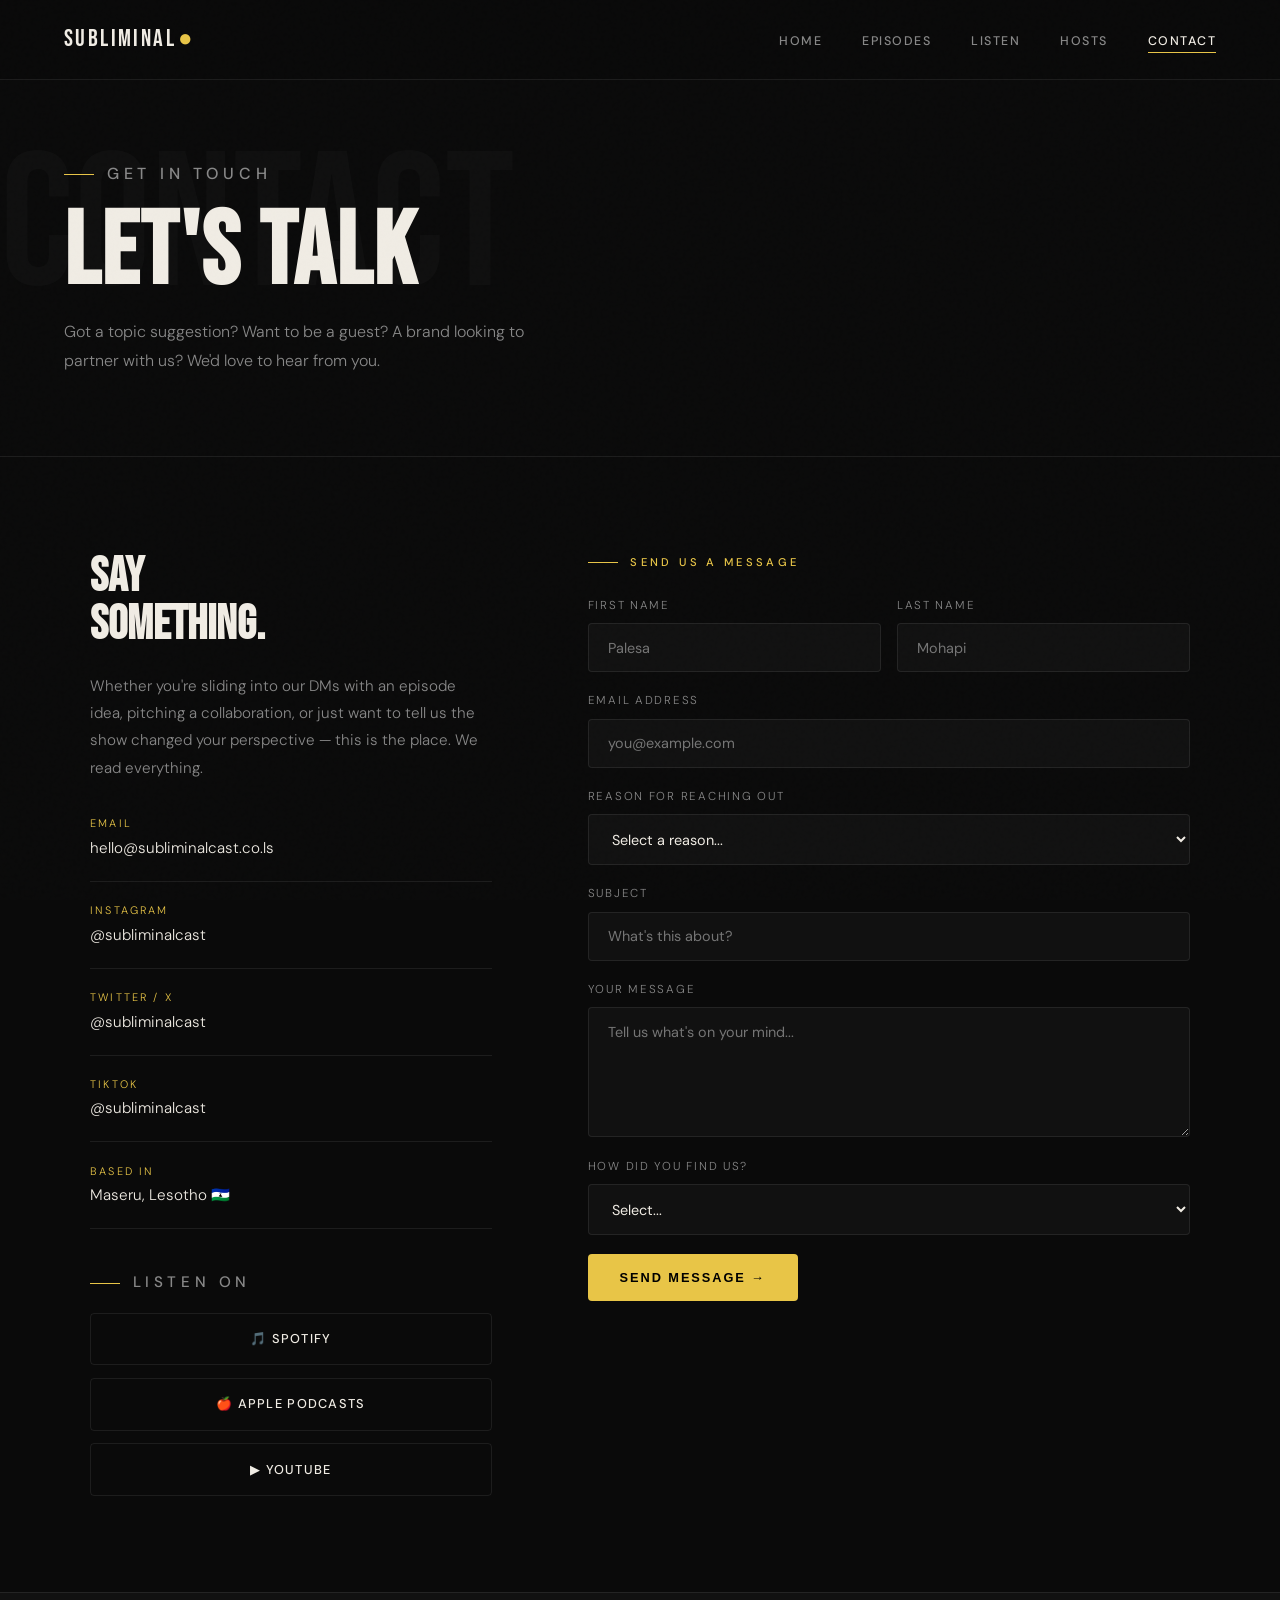
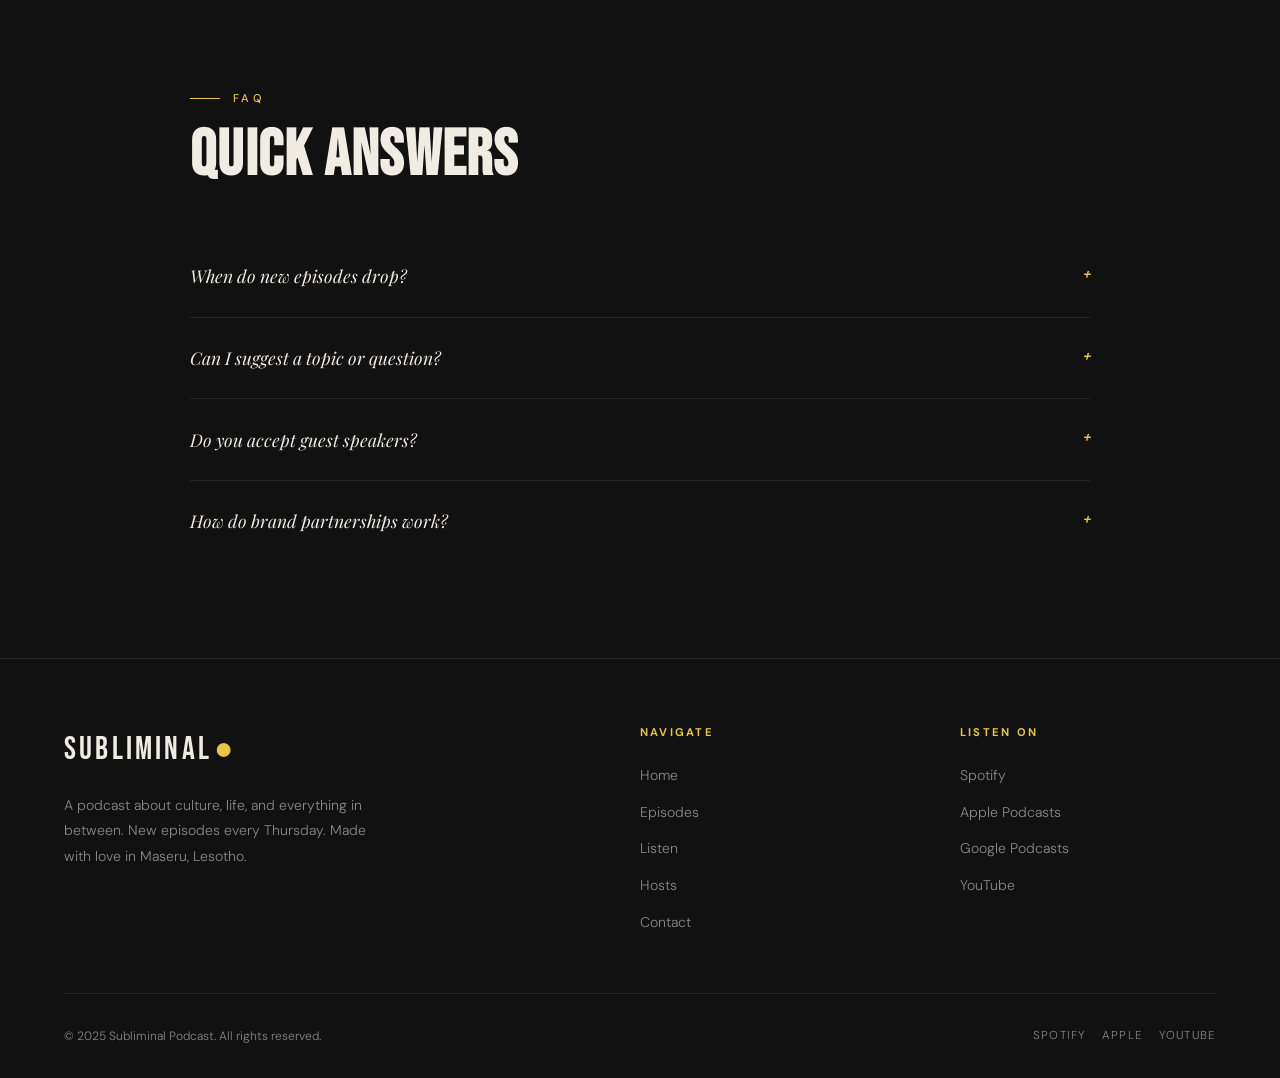
<file: contact.html>
<!DOCTYPE html>
<html lang="en">
<head>
  <meta charset="UTF-8" />
  <meta name="viewport" content="width=device-width, initial-scale=1.0"/>
  <title>Contact — Subliminal Podcast</title>
  <link rel="stylesheet" href="style.css" />
</head>
<body>

  <!-- NAVBAR -->
  <nav class="navbar">
    <div class="nav-logo">SUBLIMINAL<span class="dot">●</span></div>
    <ul class="nav-links" id="navLinks">
      <li><a href="index.html">Home</a></li>
      <li><a href="episodes.html">Episodes</a></li>
      <li><a href="episode-detail.html">Listen</a></li>
      <li><a href="hosts.html">Hosts</a></li>
      <li><a href="contact.html" class="active">Contact</a></li>
    </ul>
    <div class="nav-toggle" onclick="toggleMenu()">☰</div>
  </nav>

  <!-- PAGE HERO -->
  <div class="page-hero">
    <div class="page-hero-bg">CONTACT</div>
    <div class="page-hero-inner">
      <p class="section-label">Get In Touch</p>
      <h1>Let's Talk</h1>
      <p>Got a topic suggestion? Want to be a guest? A brand looking to partner with us? We'd love to hear from you.</p>
    </div>
  </div>

  <!-- CONTACT SECTION -->
  <section>
    <div class="contact-grid">

      <!-- LEFT: INFO -->
      <div class="contact-info">
        <h2>Say<br/>Something.</h2>
        <p>
          Whether you're sliding into our DMs with an episode idea, pitching a collaboration, or just
          want to tell us the show changed your perspective — this is the place. We read everything.
        </p>

        <div class="contact-detail">
          <div class="contact-detail-item">
            <span>Email</span>
            <span>hello@subliminalcast.co.ls</span>
          </div>
          <div class="contact-detail-item">
            <span>Instagram</span>
            <span>@subliminalcast</span>
          </div>
          <div class="contact-detail-item">
            <span>Twitter / X</span>
            <span>@subliminalcast</span>
          </div>
          <div class="contact-detail-item">
            <span>TikTok</span>
            <span>@subliminalcast</span>
          </div>
          <div class="contact-detail-item">
            <span>Based In</span>
            <span>Maseru, Lesotho 🇱🇸</span>
          </div>
        </div>

        <!-- Listen platforms -->
        <div style="margin-top:2.5rem;">
          <p class="section-label" style="margin-bottom:1rem;">Listen On</p>
          <div style="display:flex; flex-direction:column; gap:0.8rem;">
            <a href="#" class="btn-ghost" style="display:inline-block; text-align:center;">🎵 Spotify</a>
            <a href="#" class="btn-ghost" style="display:inline-block; text-align:center;">🍎 Apple Podcasts</a>
            <a href="#" class="btn-ghost" style="display:inline-block; text-align:center;">▶ YouTube</a>
          </div>
        </div>
      </div>

      <!-- RIGHT: FORM -->
      <div>
        <p class="section-label" style="margin-bottom:1.5rem;">Send Us A Message</p>
        <form class="contact-form" onsubmit="handleSubmit(event)">

          <div style="display:grid; grid-template-columns:1fr 1fr; gap:1rem;">
            <div class="form-group">
              <label for="fname">First Name</label>
              <input type="text" id="fname" placeholder="Palesa" required />
            </div>
            <div class="form-group">
              <label for="lname">Last Name</label>
              <input type="text" id="lname" placeholder="Mohapi" required />
            </div>
          </div>

          <div class="form-group">
            <label for="email">Email Address</label>
            <input type="email" id="email" placeholder="you@example.com" required />
          </div>

          <div class="form-group">
            <label for="reason">Reason for Reaching Out</label>
            <select id="reason">
              <option value="" disabled selected>Select a reason...</option>
              <option>Episode / Topic Suggestion</option>
              <option>Guest Appearance Request</option>
              <option>Brand Partnership / Sponsorship</option>
              <option>Media Inquiry</option>
              <option>Just Saying Hi</option>
              <option>Other</option>
            </select>
          </div>

          <div class="form-group">
            <label for="subject">Subject</label>
            <input type="text" id="subject" placeholder="What's this about?" />
          </div>

          <div class="form-group">
            <label for="message">Your Message</label>
            <textarea id="message" placeholder="Tell us what's on your mind..." required></textarea>
          </div>

          <div class="form-group">
            <label for="heard">How did you find us?</label>
            <select id="heard">
              <option value="" disabled selected>Select...</option>
              <option>Instagram</option>
              <option>TikTok</option>
              <option>Spotify</option>
              <option>Apple Podcasts</option>
              <option>A friend recommended</option>
              <option>YouTube</option>
              <option>Other</option>
            </select>
          </div>

          <button type="submit" class="btn-submit">Send Message →</button>

          <div id="success-msg" style="display:none; color:var(--accent); font-size:0.85rem; margin-top:0.5rem; letter-spacing:0.05em;">
            ✓ Message sent! We'll get back to you soon.
          </div>

        </form>
      </div>

    </div>
  </section>

  <!-- FAQ STRIP -->
  <section style="background:var(--surface); border-top:1px solid var(--border);">
    <div style="max-width:900px; margin:0 auto;">
      <p class="section-label">FAQ</p>
      <h2 class="section-title">Quick Answers</h2>

      <div style="display:flex; flex-direction:column; gap:0;">

        <details style="border-bottom:1px solid var(--border); padding:1.5rem 0; cursor:pointer;">
          <summary style="font-family:var(--font-serif); font-style:italic; font-size:1.1rem; list-style:none; display:flex; justify-content:space-between; align-items:center;">
            When do new episodes drop?
            <span style="color:var(--accent); font-family:var(--font-display); font-size:1.2rem;">+</span>
          </summary>
          <p style="color:var(--text-muted); font-size:0.9rem; line-height:1.8; margin-top:1rem;">
            New episodes drop every Thursday at 8AM CAT. Subscribe on Spotify or Apple Podcasts so you never miss one.
          </p>
        </details>

        <details style="border-bottom:1px solid var(--border); padding:1.5rem 0; cursor:pointer;">
          <summary style="font-family:var(--font-serif); font-style:italic; font-size:1.1rem; list-style:none; display:flex; justify-content:space-between; align-items:center;">
            Can I suggest a topic or question?
            <span style="color:var(--accent); font-family:var(--font-display); font-size:1.2rem;">+</span>
          </summary>
          <p style="color:var(--text-muted); font-size:0.9rem; line-height:1.8; margin-top:1rem;">
            Absolutely — use the form above or DM us on Instagram. The best listener questions make it into our episodes, sometimes with a shoutout!
          </p>
        </details>

        <details style="border-bottom:1px solid var(--border); padding:1.5rem 0; cursor:pointer;">
          <summary style="font-family:var(--font-serif); font-style:italic; font-size:1.1rem; list-style:none; display:flex; justify-content:space-between; align-items:center;">
            Do you accept guest speakers?
            <span style="color:var(--accent); font-family:var(--font-display); font-size:1.2rem;">+</span>
          </summary>
          <p style="color:var(--text-muted); font-size:0.9rem; line-height:1.8; margin-top:1rem;">
            Yes! We love bringing fresh voices onto the show. Send us a message with your name, what you do, and what you'd like to talk about. We'll be in touch.
          </p>
        </details>

        <details style="padding:1.5rem 0; cursor:pointer;">
          <summary style="font-family:var(--font-serif); font-style:italic; font-size:1.1rem; list-style:none; display:flex; justify-content:space-between; align-items:center;">
            How do brand partnerships work?
            <span style="color:var(--accent); font-family:var(--font-display); font-size:1.2rem;">+</span>
          </summary>
          <p style="color:var(--text-muted); font-size:0.9rem; line-height:1.8; margin-top:1rem;">
            We work with brands whose values align with ours — authentic, community-first, and relevant to our audience. Reach out via email and we'll send you our media kit.
          </p>
        </details>

      </div>
    </div>
  </section>

  <!-- FOOTER -->
  <footer>
    <div class="footer-inner">
      <div class="footer-top">
        <div class="footer-brand">
          <span class="nav-logo">SUBLIMINAL<span class="dot">●</span></span>
          <p>A podcast about culture, life, and everything in between. New episodes every Thursday. Made with love in Maseru, Lesotho.</p>
        </div>
        <div class="footer-col">
          <h4>Navigate</h4>
          <ul>
            <li><a href="index.html">Home</a></li>
            <li><a href="episodes.html">Episodes</a></li>
            <li><a href="episode-detail.html">Listen</a></li>
            <li><a href="hosts.html">Hosts</a></li>
            <li><a href="contact.html">Contact</a></li>
          </ul>
        </div>
        <div class="footer-col">
          <h4>Listen On</h4>
          <ul>
            <li><a href="#">Spotify</a></li>
            <li><a href="#">Apple Podcasts</a></li>
            <li><a href="#">Google Podcasts</a></li>
            <li><a href="#">YouTube</a></li>
          </ul>
        </div>
      </div>
      <div class="footer-bottom">
        <span>© 2025 Subliminal Podcast. All rights reserved.</span>
        <div class="platforms">
          <a href="#">Spotify</a>
          <a href="#">Apple</a>
          <a href="#">YouTube</a>
        </div>
      </div>
    </div>
  </footer>

  <script>
    function toggleMenu() {
      document.getElementById('navLinks').classList.toggle('open');
    }

    function handleSubmit(e) {
      e.preventDefault();
      document.getElementById('success-msg').style.display = 'block';
      e.target.reset();
    }
  </script>
</body>
</html>
</file>
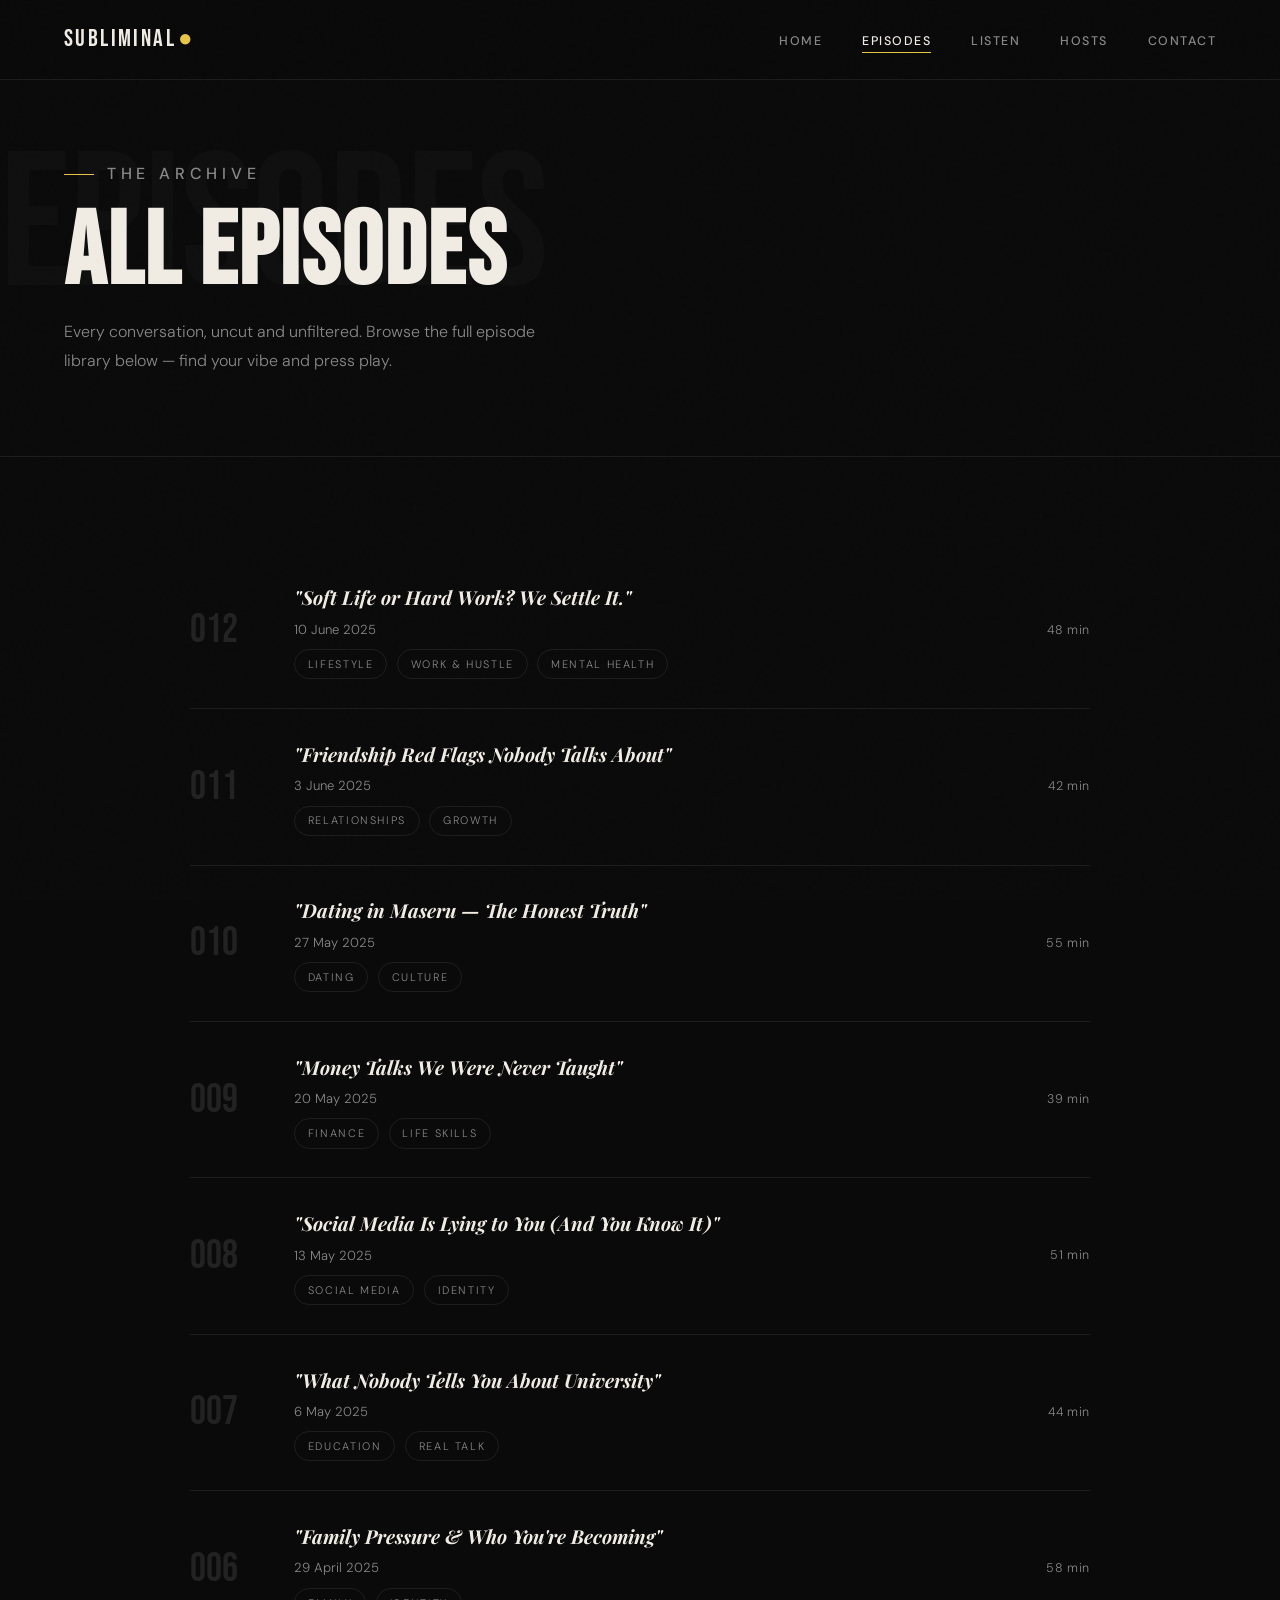
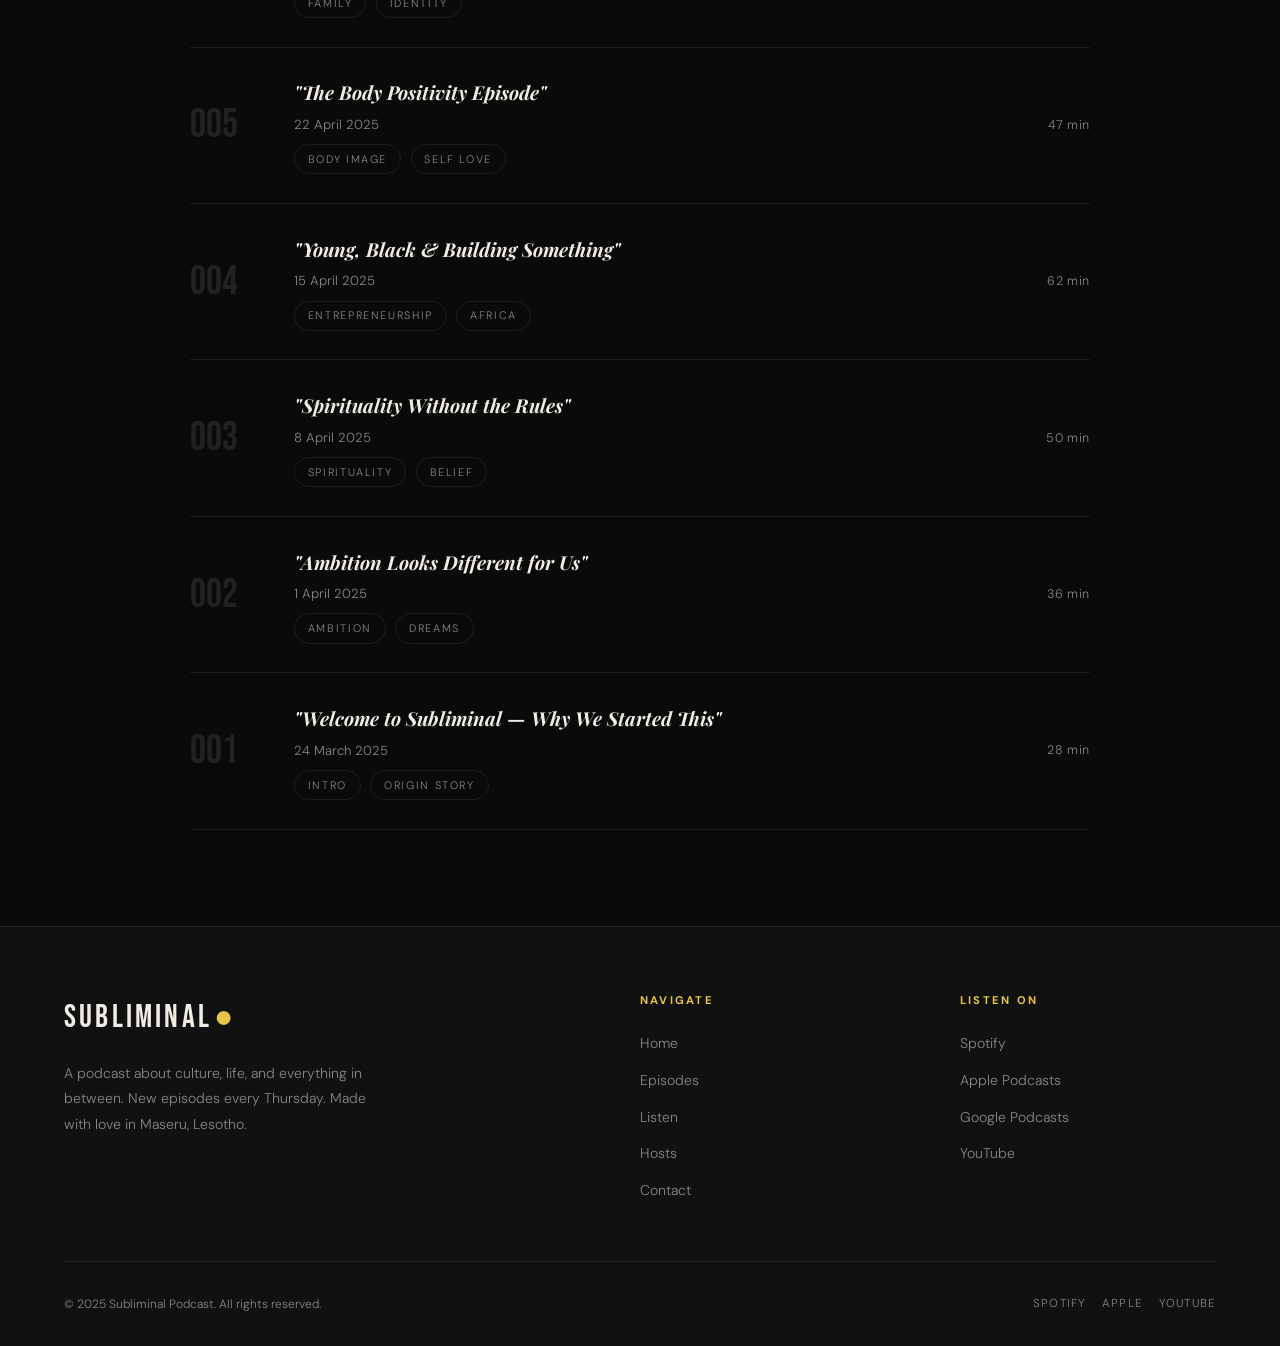
<file: episodes.html>
<!DOCTYPE html>
<html lang="en">
<head>
  <meta charset="UTF-8" />
  <meta name="viewport" content="width=device-width, initial-scale=1.0"/>
  <title>Episodes — Subliminal Podcast</title>
  <link rel="stylesheet" href="style.css" />
</head>
<body>

  <!-- NAVBAR -->
  <nav class="navbar">
    <div class="nav-logo">SUBLIMINAL<span class="dot">●</span></div>
    <ul class="nav-links" id="navLinks">
      <li><a href="index.html">Home</a></li>
      <li><a href="episodes.html" class="active">Episodes</a></li>
      <li><a href="episode-detail.html">Listen</a></li>
      <li><a href="hosts.html">Hosts</a></li>
      <li><a href="contact.html">Contact</a></li>
    </ul>
    <div class="nav-toggle" onclick="toggleMenu()">☰</div>
  </nav>

  <!-- PAGE HERO -->
  <div class="page-hero">
    <div class="page-hero-bg">EPISODES</div>
    <div class="page-hero-inner">
      <p class="section-label">The Archive</p>
      <h1>All Episodes</h1>
      <p>Every conversation, uncut and unfiltered. Browse the full episode library below — find your vibe and press play.</p>
    </div>
  </div>

  <!-- EPISODE LIST -->
  <section>
    <div class="ep-list">

      <div class="ep-list-item" onclick="window.location='episode-detail.html'">
        <div class="ep-list-num">012</div>
        <div class="ep-list-info">
          <h3>"Soft Life or Hard Work? We Settle It."</h3>
          <p>10 June 2025</p>
          <div class="ep-tags">
            <span class="tag">Lifestyle</span>
            <span class="tag">Work &amp; Hustle</span>
            <span class="tag">Mental Health</span>
          </div>
        </div>
        <div class="ep-list-duration">48 min</div>
      </div>

      <div class="ep-list-item" onclick="window.location='episode-detail.html'">
        <div class="ep-list-num">011</div>
        <div class="ep-list-info">
          <h3>"Friendship Red Flags Nobody Talks About"</h3>
          <p>3 June 2025</p>
          <div class="ep-tags">
            <span class="tag">Relationships</span>
            <span class="tag">Growth</span>
          </div>
        </div>
        <div class="ep-list-duration">42 min</div>
      </div>

      <div class="ep-list-item" onclick="window.location='episode-detail.html'">
        <div class="ep-list-num">010</div>
        <div class="ep-list-info">
          <h3>"Dating in Maseru — The Honest Truth"</h3>
          <p>27 May 2025</p>
          <div class="ep-tags">
            <span class="tag">Dating</span>
            <span class="tag">Culture</span>
          </div>
        </div>
        <div class="ep-list-duration">55 min</div>
      </div>

      <div class="ep-list-item" onclick="window.location='episode-detail.html'">
        <div class="ep-list-num">009</div>
        <div class="ep-list-info">
          <h3>"Money Talks We Were Never Taught"</h3>
          <p>20 May 2025</p>
          <div class="ep-tags">
            <span class="tag">Finance</span>
            <span class="tag">Life Skills</span>
          </div>
        </div>
        <div class="ep-list-duration">39 min</div>
      </div>

      <div class="ep-list-item" onclick="window.location='episode-detail.html'">
        <div class="ep-list-num">008</div>
        <div class="ep-list-info">
          <h3>"Social Media Is Lying to You (And You Know It)"</h3>
          <p>13 May 2025</p>
          <div class="ep-tags">
            <span class="tag">Social Media</span>
            <span class="tag">Identity</span>
          </div>
        </div>
        <div class="ep-list-duration">51 min</div>
      </div>

      <div class="ep-list-item" onclick="window.location='episode-detail.html'">
        <div class="ep-list-num">007</div>
        <div class="ep-list-info">
          <h3>"What Nobody Tells You About University"</h3>
          <p>6 May 2025</p>
          <div class="ep-tags">
            <span class="tag">Education</span>
            <span class="tag">Real Talk</span>
          </div>
        </div>
        <div class="ep-list-duration">44 min</div>
      </div>

      <div class="ep-list-item" onclick="window.location='episode-detail.html'">
        <div class="ep-list-num">006</div>
        <div class="ep-list-info">
          <h3>"Family Pressure &amp; Who You're Becoming"</h3>
          <p>29 April 2025</p>
          <div class="ep-tags">
            <span class="tag">Family</span>
            <span class="tag">Identity</span>
          </div>
        </div>
        <div class="ep-list-duration">58 min</div>
      </div>

      <div class="ep-list-item" onclick="window.location='episode-detail.html'">
        <div class="ep-list-num">005</div>
        <div class="ep-list-info">
          <h3>"The Body Positivity Episode"</h3>
          <p>22 April 2025</p>
          <div class="ep-tags">
            <span class="tag">Body Image</span>
            <span class="tag">Self Love</span>
          </div>
        </div>
        <div class="ep-list-duration">47 min</div>
      </div>

      <div class="ep-list-item" onclick="window.location='episode-detail.html'">
        <div class="ep-list-num">004</div>
        <div class="ep-list-info">
          <h3>"Young, Black &amp; Building Something"</h3>
          <p>15 April 2025</p>
          <div class="ep-tags">
            <span class="tag">Entrepreneurship</span>
            <span class="tag">Africa</span>
          </div>
        </div>
        <div class="ep-list-duration">62 min</div>
      </div>

      <div class="ep-list-item" onclick="window.location='episode-detail.html'">
        <div class="ep-list-num">003</div>
        <div class="ep-list-info">
          <h3>"Spirituality Without the Rules"</h3>
          <p>8 April 2025</p>
          <div class="ep-tags">
            <span class="tag">Spirituality</span>
            <span class="tag">Belief</span>
          </div>
        </div>
        <div class="ep-list-duration">50 min</div>
      </div>

      <div class="ep-list-item" onclick="window.location='episode-detail.html'">
        <div class="ep-list-num">002</div>
        <div class="ep-list-info">
          <h3>"Ambition Looks Different for Us"</h3>
          <p>1 April 2025</p>
          <div class="ep-tags">
            <span class="tag">Ambition</span>
            <span class="tag">Dreams</span>
          </div>
        </div>
        <div class="ep-list-duration">36 min</div>
      </div>

      <div class="ep-list-item" onclick="window.location='episode-detail.html'">
        <div class="ep-list-num">001</div>
        <div class="ep-list-info">
          <h3>"Welcome to Subliminal — Why We Started This"</h3>
          <p>24 March 2025</p>
          <div class="ep-tags">
            <span class="tag">Intro</span>
            <span class="tag">Origin Story</span>
          </div>
        </div>
        <div class="ep-list-duration">28 min</div>
      </div>

    </div>
  </section>

  <!-- FOOTER -->
  <footer>
    <div class="footer-inner">
      <div class="footer-top">
        <div class="footer-brand">
          <span class="nav-logo">SUBLIMINAL<span class="dot">●</span></span>
          <p>A podcast about culture, life, and everything in between. New episodes every Thursday. Made with love in Maseru, Lesotho.</p>
        </div>
        <div class="footer-col">
          <h4>Navigate</h4>
          <ul>
            <li><a href="index.html">Home</a></li>
            <li><a href="episodes.html">Episodes</a></li>
            <li><a href="episode-detail.html">Listen</a></li>
            <li><a href="hosts.html">Hosts</a></li>
            <li><a href="contact.html">Contact</a></li>
          </ul>
        </div>
        <div class="footer-col">
          <h4>Listen On</h4>
          <ul>
            <li><a href="#">Spotify</a></li>
            <li><a href="#">Apple Podcasts</a></li>
            <li><a href="#">Google Podcasts</a></li>
            <li><a href="#">YouTube</a></li>
          </ul>
        </div>
      </div>
      <div class="footer-bottom">
        <span>© 2025 Subliminal Podcast. All rights reserved.</span>
        <div class="platforms">
          <a href="#">Spotify</a>
          <a href="#">Apple</a>
          <a href="#">YouTube</a>
        </div>
      </div>
    </div>
  </footer>

  <script>
    function toggleMenu() {
      document.getElementById('navLinks').classList.toggle('open');
    }
  </script>
</body>
</html>
</file>
<file: style.css>
/* ============================================
   SUBLIMINAL PODCAST — STYLESHEET
   Do Nice Things
   ============================================ */

@import url('https://fonts.googleapis.com/css2?family=Bebas+Neue&family=Playfair+Display:ital,wght@0,700;1,400&family=DM+Sans:wght@300;400;500;600&display=swap');

/* ---- VARIABLES ---- */
:root {
  --bg: #0a0a0a;
  --surface: #111111;
  --surface2: #1a1a1a;
  --accent: #e8c547;
  --accent2: #c0392b;
  --text: #f0ece4;
  --text-muted: #888;
  --border: rgba(255,255,255,0.08);
  --font-display: 'Bebas Neue', sans-serif;
  --font-serif: 'Playfair Display', serif;
  --font-body: 'DM Sans', sans-serif;
  --radius: 4px;
  --transition: 0.3s cubic-bezier(0.4,0,0.2,1);
}

/* ---- RESET ---- */
*, *::before, *::after { box-sizing: border-box; margin: 0; padding: 0; }
html { scroll-behavior: smooth; }
body {
  background: var(--bg);
  color: var(--text);
  font-family: var(--font-body);
  font-weight: 300;
  line-height: 1.7;
  overflow-x: hidden;
}
a { color: inherit; text-decoration: none; }
img { max-width: 100%; display: block; }
ul { list-style: none; }

/* ---- NOISE TEXTURE OVERLAY ---- */
body::before {
  content: '';
  position: fixed;
  inset: 0;
  background-image: url("data:image/svg+xml,%3Csvg viewBox='0 0 256 256' xmlns='http://www.w3.org/2000/svg'%3E%3Cfilter id='noise'%3E%3CfeTurbulence type='fractalNoise' baseFrequency='0.9' numOctaves='4' stitchTiles='stitch'/%3E%3C/filter%3E%3Crect width='100%25' height='100%25' filter='url(%23noise)' opacity='0.04'/%3E%3C/svg%3E");
  pointer-events: none;
  z-index: 9999;
  opacity: 0.4;
}

/* ============================================
   NAVBAR
   ============================================ */
.navbar {
  position: fixed;
  top: 0; left: 0; right: 0;
  z-index: 1000;
  display: flex;
  align-items: center;
  justify-content: space-between;
  padding: 1.2rem 4rem;
  background: rgba(10,10,10,0.92);
  backdrop-filter: blur(16px);
  border-bottom: 1px solid var(--border);
}

.nav-logo {
  font-family: var(--font-display);
  font-size: 1.5rem;
  letter-spacing: 0.1em;
  color: var(--text);
}

.nav-logo .dot { color: var(--accent); margin-left: 2px; }

.nav-links {
  display: flex;
  gap: 2.5rem;
}

.nav-links a {
  font-size: 0.78rem;
  font-weight: 500;
  letter-spacing: 0.12em;
  text-transform: uppercase;
  color: var(--text-muted);
  transition: color var(--transition);
  position: relative;
}

.nav-links a::after {
  content: '';
  position: absolute;
  bottom: -4px; left: 0;
  width: 0; height: 1px;
  background: var(--accent);
  transition: width var(--transition);
}

.nav-links a:hover,
.nav-links a.active {
  color: var(--text);
}

.nav-links a:hover::after,
.nav-links a.active::after { width: 100%; }

.nav-toggle { display: none; cursor: pointer; font-size: 1.4rem; }

/* ============================================
   TICKER TAPE
   ============================================ */
.ticker-wrap {
  overflow: hidden;
  background: var(--accent);
  padding: 0.5rem 0;
  white-space: nowrap;
}

.ticker-content {
  display: inline-block;
  animation: ticker 30s linear infinite;
  font-family: var(--font-display);
  font-size: 0.85rem;
  letter-spacing: 0.15em;
  color: #000;
}

@keyframes ticker {
  from { transform: translateX(0); }
  to { transform: translateX(-50%); }
}

/* ============================================
   HERO — HOME
   ============================================ */
.hero {
  min-height: 100vh;
  display: flex;
  flex-direction: column;
  justify-content: center;
  padding: 10rem 4rem 6rem;
  position: relative;
  overflow: hidden;
}

.hero-bg-text {
  position: absolute;
  top: 50%;
  left: -2rem;
  transform: translateY(-50%);
  font-family: var(--font-display);
  font-size: clamp(8rem, 20vw, 18rem);
  color: rgba(255,255,255,0.03);
  line-height: 1;
  pointer-events: none;
  user-select: none;
  white-space: nowrap;
}

.hero-inner {
  max-width: 900px;
  position: relative;
  z-index: 1;
  animation: fadeUp 0.9s ease both;
}

@keyframes fadeUp {
  from { opacity: 0; transform: translateY(30px); }
  to { opacity: 1; transform: translateY(0); }
}

.hero-eyebrow {
  font-size: 0.72rem;
  letter-spacing: 0.25em;
  text-transform: uppercase;
  color: var(--accent);
  font-weight: 500;
  margin-bottom: 1.5rem;
  animation: fadeUp 0.9s 0.1s ease both;
}

.hero-title {
  font-family: var(--font-display);
  font-size: clamp(5rem, 12vw, 10rem);
  line-height: 0.92;
  letter-spacing: 0.02em;
  margin-bottom: 1.5rem;
  animation: fadeUp 0.9s 0.2s ease both;
}

.hero-title em {
  font-family: var(--font-serif);
  font-style: italic;
  color: var(--accent);
  font-size: 0.85em;
}

.hero-sub {
  font-size: 1.1rem;
  color: var(--text-muted);
  max-width: 520px;
  margin-bottom: 2.5rem;
  font-weight: 300;
  line-height: 1.8;
  animation: fadeUp 0.9s 0.3s ease both;
}

.hero-cta {
  display: flex;
  gap: 1.2rem;
  align-items: center;
  flex-wrap: wrap;
  animation: fadeUp 0.9s 0.4s ease both;
}

.btn-primary {
  background: var(--accent);
  color: #000;
  font-weight: 600;
  font-size: 0.8rem;
  letter-spacing: 0.15em;
  text-transform: uppercase;
  padding: 0.9rem 2rem;
  border-radius: var(--radius);
  transition: all var(--transition);
  display: inline-block;
}

.btn-primary:hover {
  background: #fff;
  transform: translateY(-2px);
}

.btn-ghost {
  color: var(--text);
  font-size: 0.8rem;
  letter-spacing: 0.1em;
  text-transform: uppercase;
  font-weight: 500;
  padding: 0.9rem 1.5rem;
  border: 1px solid var(--border);
  border-radius: var(--radius);
  transition: all var(--transition);
  display: inline-block;
}

.btn-ghost:hover {
  border-color: var(--accent);
  color: var(--accent);
}

.hero-scroll {
  position: absolute;
  bottom: 2.5rem;
  left: 4rem;
  font-size: 0.7rem;
  letter-spacing: 0.2em;
  text-transform: uppercase;
  color: var(--text-muted);
  display: flex;
  align-items: center;
  gap: 0.8rem;
}

.hero-scroll::before {
  content: '';
  display: block;
  width: 40px;
  height: 1px;
  background: var(--text-muted);
}

/* ============================================
   SECTIONS — GENERAL
   ============================================ */
section { padding: 6rem 4rem; }

.section-label {
  font-size: 0.7rem;
  letter-spacing: 0.3em;
  text-transform: uppercase;
  color: var(--accent);
  font-weight: 500;
  margin-bottom: 1rem;
  display: flex;
  align-items: center;
  gap: 0.8rem;
}

.section-label::before {
  content: '';
  display: block;
  width: 30px;
  height: 1px;
  background: var(--accent);
}

.section-title {
  font-family: var(--font-display);
  font-size: clamp(2.5rem, 5vw, 4.5rem);
  line-height: 1;
  letter-spacing: 0.02em;
  margin-bottom: 3rem;
}

/* ============================================
   FEATURED EPISODE (HOME)
   ============================================ */
.featured {
  background: var(--surface);
  border-top: 1px solid var(--border);
  border-bottom: 1px solid var(--border);
}

.featured-inner {
  display: grid;
  grid-template-columns: 1fr 1fr;
  gap: 5rem;
  align-items: center;
  max-width: 1200px;
  margin: 0 auto;
}

.featured-art {
  position: relative;
}

.featured-art img {
  width: 100%;
  aspect-ratio: 1;
  object-fit: cover;
  border-radius: var(--radius);
  filter: grayscale(20%);
}

.ep-badge {
  position: absolute;
  top: 1.2rem;
  left: 1.2rem;
  background: var(--accent);
  color: #000;
  font-family: var(--font-display);
  font-size: 0.9rem;
  letter-spacing: 0.1em;
  padding: 0.3rem 0.8rem;
  border-radius: 2px;
}

.featured-meta {
  display: flex;
  flex-direction: column;
  gap: 1.2rem;
}

.ep-number {
  font-family: var(--font-display);
  font-size: 5rem;
  color: rgba(255,255,255,0.06);
  line-height: 1;
}

.ep-title {
  font-family: var(--font-serif);
  font-size: 2rem;
  font-style: italic;
  line-height: 1.3;
}

.ep-desc {
  color: var(--text-muted);
  font-size: 0.95rem;
  line-height: 1.8;
}

.ep-tags {
  display: flex;
  gap: 0.6rem;
  flex-wrap: wrap;
}

.tag {
  font-size: 0.68rem;
  letter-spacing: 0.15em;
  text-transform: uppercase;
  padding: 0.3rem 0.8rem;
  border: 1px solid var(--border);
  border-radius: 20px;
  color: var(--text-muted);
}

/* ============================================
   EPISODE GRID
   ============================================ */
.episodes-section { background: var(--bg); }

.episodes-section .inner { max-width: 1200px; margin: 0 auto; }

.episode-grid {
  display: grid;
  grid-template-columns: repeat(auto-fill, minmax(320px, 1fr));
  gap: 1.5rem;
}

.ep-card {
  background: var(--surface);
  border: 1px solid var(--border);
  border-radius: var(--radius);
  overflow: hidden;
  transition: transform var(--transition), border-color var(--transition);
  display: flex;
  flex-direction: column;
}

.ep-card:hover {
  transform: translateY(-4px);
  border-color: var(--accent);
}

.ep-card-thumb {
  width: 100%;
  aspect-ratio: 16/9;
  background: var(--surface2);
  overflow: hidden;
  position: relative;
}

.ep-card-thumb img {
  width: 100%;
  height: 100%;
  object-fit: cover;
  filter: grayscale(30%);
  transition: filter var(--transition), transform var(--transition);
}

.ep-card:hover .ep-card-thumb img {
  filter: grayscale(0%);
  transform: scale(1.04);
}

.ep-num-overlay {
  position: absolute;
  bottom: 0.8rem;
  right: 0.8rem;
  background: var(--accent);
  color: #000;
  font-family: var(--font-display);
  font-size: 0.85rem;
  padding: 0.2rem 0.6rem;
  border-radius: 2px;
}

.ep-card-body {
  padding: 1.5rem;
  flex: 1;
  display: flex;
  flex-direction: column;
  gap: 0.6rem;
}

.ep-card-title {
  font-family: var(--font-serif);
  font-size: 1.15rem;
  font-style: italic;
  line-height: 1.4;
}

.ep-card-desc {
  font-size: 0.85rem;
  color: var(--text-muted);
  flex: 1;
  line-height: 1.7;
}

.ep-card-footer {
  display: flex;
  justify-content: space-between;
  align-items: center;
  padding: 1rem 1.5rem;
  border-top: 1px solid var(--border);
  font-size: 0.75rem;
  color: var(--text-muted);
  letter-spacing: 0.05em;
}

.ep-card-footer a {
  color: var(--accent);
  font-weight: 500;
  letter-spacing: 0.1em;
  text-transform: uppercase;
  font-size: 0.7rem;
  transition: opacity var(--transition);
}

.ep-card-footer a:hover { opacity: 0.7; }

/* ============================================
   HOSTS PREVIEW (HOME)
   ============================================ */
.hosts-preview {
  background: var(--surface);
  border-top: 1px solid var(--border);
}

.hosts-preview .inner { max-width: 1200px; margin: 0 auto; }

.hosts-row {
  display: grid;
  grid-template-columns: repeat(auto-fill, minmax(220px, 1fr));
  gap: 1.5rem;
  margin-top: 1rem;
}

.host-mini {
  display: flex;
  flex-direction: column;
  align-items: center;
  gap: 1rem;
  text-align: center;
  padding: 2rem;
  border: 1px solid var(--border);
  border-radius: var(--radius);
  transition: border-color var(--transition), transform var(--transition);
}

.host-mini:hover {
  border-color: var(--accent);
  transform: translateY(-4px);
}

.host-mini img {
  width: 100px;
  height: 100px;
  border-radius: 50%;
  object-fit: cover;
  object-position: top center;
  filter: grayscale(20%);
  border: 3px solid var(--border);
  transition: border-color var(--transition), filter var(--transition);
}

.host-mini:hover img {
  border-color: var(--accent);
  filter: grayscale(0%);
}

.host-mini h3 {
  font-family: var(--font-serif);
  font-style: italic;
  font-size: 1rem;
}

.host-mini p {
  font-size: 0.75rem;
  color: var(--text-muted);
  letter-spacing: 0.1em;
  text-transform: uppercase;
}

/* ============================================
   PAGE HERO (inner pages)
   ============================================ */
.page-hero {
  padding: 10rem 4rem 5rem;
  border-bottom: 1px solid var(--border);
  position: relative;
  overflow: hidden;
}

.page-hero-bg {
  position: absolute;
  top: 50%; left: 0;
  transform: translateY(-50%);
  font-family: var(--font-display);
  font-size: clamp(6rem, 15vw, 14rem);
  color: rgba(255,255,255,0.025);
  line-height: 1;
  pointer-events: none;
  white-space: nowrap;
}

.page-hero-inner { position: relative; z-index: 1; max-width: 800px; }

.page-hero h1 {
  font-family: var(--font-display);
  font-size: clamp(3.5rem, 8vw, 7rem);
  line-height: 0.95;
  letter-spacing: 0.02em;
  margin-bottom: 1rem;
}

.page-hero p {
  font-size: 1rem;
  color: var(--text-muted);
  max-width: 480px;
  line-height: 1.8;
}

/* ============================================
   EPISODE LIST PAGE
   ============================================ */
.ep-list { max-width: 900px; margin: 0 auto; }

.ep-list-item {
  display: grid;
  grid-template-columns: 80px 1fr auto;
  gap: 1.5rem;
  align-items: center;
  padding: 1.8rem 0;
  border-bottom: 1px solid var(--border);
  transition: all var(--transition);
  cursor: pointer;
}

.ep-list-item:hover { padding-left: 1rem; }

.ep-list-num {
  font-family: var(--font-display);
  font-size: 2.5rem;
  color: rgba(255,255,255,0.1);
  line-height: 1;
}

.ep-list-item:hover .ep-list-num { color: var(--accent); }

.ep-list-info h3 {
  font-family: var(--font-serif);
  font-style: italic;
  font-size: 1.2rem;
  margin-bottom: 0.3rem;
}

.ep-list-info p {
  font-size: 0.82rem;
  color: var(--text-muted);
}

.ep-list-info .ep-tags { margin-top: 0.5rem; }

.ep-list-duration {
  font-size: 0.78rem;
  color: var(--text-muted);
  letter-spacing: 0.05em;
  white-space: nowrap;
}

/* ============================================
   EPISODE DETAIL
   ============================================ */
.ep-detail { max-width: 1100px; margin: 0 auto; }

.ep-detail-grid {
  display: grid;
  grid-template-columns: 380px 1fr;
  gap: 5rem;
  align-items: start;
}

.ep-detail-art {
  position: sticky;
  top: 100px;
}

.ep-detail-art img {
  width: 100%;
  aspect-ratio: 1;
  object-fit: cover;
  border-radius: var(--radius);
  margin-bottom: 1.5rem;
}

.audio-player {
  background: var(--surface2);
  border: 1px solid var(--border);
  border-radius: var(--radius);
  padding: 1.2rem;
}

.audio-player audio {
  width: 100%;
  accent-color: var(--accent);
}

.audio-player p {
  font-size: 0.72rem;
  color: var(--text-muted);
  text-align: center;
  margin-top: 0.5rem;
  letter-spacing: 0.05em;
}

.ep-detail-info h2 {
  font-family: var(--font-serif);
  font-size: 2.2rem;
  font-style: italic;
  line-height: 1.3;
  margin-bottom: 1rem;
}

.ep-meta-row {
  display: flex;
  gap: 2rem;
  margin-bottom: 2rem;
  font-size: 0.78rem;
  color: var(--text-muted);
  letter-spacing: 0.08em;
  flex-wrap: wrap;
}

.ep-meta-row span { display: flex; align-items: center; gap: 0.4rem; }

.ep-show-notes h3 {
  font-family: var(--font-display);
  font-size: 1.4rem;
  letter-spacing: 0.05em;
  margin: 2rem 0 1rem;
  color: var(--accent);
}

.ep-show-notes p {
  color: var(--text-muted);
  font-size: 0.95rem;
  line-height: 1.9;
  margin-bottom: 1rem;
}

.ep-show-notes ol {
  list-style: decimal;
  padding-left: 1.5rem;
  color: var(--text-muted);
  font-size: 0.9rem;
  line-height: 2;
}

.ep-show-notes ul {
  padding-left: 1.5rem;
  list-style: disc;
  color: var(--text-muted);
  font-size: 0.9rem;
  line-height: 2;
}

/* ============================================
   HOSTS PAGE
   ============================================ */
.hosts-grid {
  display: grid;
  grid-template-columns: repeat(auto-fill, minmax(280px, 1fr));
  gap: 2rem;
  max-width: 1200px;
  margin: 0 auto;
}

.host-card {
  background: var(--surface);
  border: 1px solid var(--border);
  border-radius: var(--radius);
  overflow: hidden;
  transition: transform var(--transition), border-color var(--transition);
}

.host-card:hover {
  transform: translateY(-5px);
  border-color: var(--accent);
}

.host-card-img {
  width: 100%;
  aspect-ratio: 3/4;
  overflow: hidden;
}

.host-card-img img {
  width: 100%;
  height: 100%;
  object-fit: cover;
  object-position: top center;
  filter: grayscale(25%);
  transition: filter var(--transition), transform var(--transition);
}

.host-card:hover .host-card-img img {
  filter: grayscale(0%);
  transform: scale(1.03);
}

.host-card-body {
  padding: 1.8rem;
}

.host-card-body h2 {
  font-family: var(--font-serif);
  font-style: italic;
  font-size: 1.5rem;
  margin-bottom: 0.3rem;
}

.host-card-body .role {
  font-size: 0.72rem;
  letter-spacing: 0.2em;
  text-transform: uppercase;
  color: var(--accent);
  margin-bottom: 1rem;
}

.host-card-body p {
  font-size: 0.88rem;
  color: var(--text-muted);
  line-height: 1.8;
}

.host-socials {
  display: flex;
  gap: 1rem;
  margin-top: 1.2rem;
}

.host-socials a {
  font-size: 0.7rem;
  letter-spacing: 0.12em;
  text-transform: uppercase;
  color: var(--text-muted);
  border: 1px solid var(--border);
  padding: 0.35rem 0.8rem;
  border-radius: 20px;
  transition: all var(--transition);
}

.host-socials a:hover {
  border-color: var(--accent);
  color: var(--accent);
}

/* ============================================
   CONTACT PAGE
   ============================================ */
.contact-grid {
  display: grid;
  grid-template-columns: 1fr 1.5fr;
  gap: 6rem;
  max-width: 1100px;
  margin: 0 auto;
  align-items: start;
}

.contact-info h2 {
  font-family: var(--font-display);
  font-size: 3rem;
  line-height: 1;
  margin-bottom: 1.5rem;
}

.contact-info p {
  color: var(--text-muted);
  font-size: 0.95rem;
  line-height: 1.8;
  margin-bottom: 2rem;
}

.contact-detail {
  display: flex;
  flex-direction: column;
  gap: 1.2rem;
}

.contact-detail-item {
  display: flex;
  flex-direction: column;
  gap: 0.2rem;
  padding-bottom: 1.2rem;
  border-bottom: 1px solid var(--border);
}

.contact-detail-item span:first-child {
  font-size: 0.68rem;
  letter-spacing: 0.2em;
  text-transform: uppercase;
  color: var(--accent);
}

.contact-detail-item span:last-child {
  font-size: 0.95rem;
  color: var(--text);
}

.contact-form {
  display: flex;
  flex-direction: column;
  gap: 1.2rem;
}

.form-group {
  display: flex;
  flex-direction: column;
  gap: 0.5rem;
}

.form-group label {
  font-size: 0.72rem;
  letter-spacing: 0.15em;
  text-transform: uppercase;
  color: var(--text-muted);
}

.form-group input,
.form-group textarea,
.form-group select {
  background: var(--surface);
  border: 1px solid var(--border);
  border-radius: var(--radius);
  padding: 0.9rem 1.2rem;
  color: var(--text);
  font-family: var(--font-body);
  font-size: 0.9rem;
  transition: border-color var(--transition);
  outline: none;
  width: 100%;
}

.form-group input:focus,
.form-group textarea:focus,
.form-group select:focus {
  border-color: var(--accent);
}

.form-group textarea { min-height: 130px; resize: vertical; }

.form-group select option { background: var(--surface2); }

.btn-submit {
  background: var(--accent);
  color: #000;
  font-weight: 600;
  font-size: 0.8rem;
  letter-spacing: 0.15em;
  text-transform: uppercase;
  padding: 1rem 2rem;
  border: none;
  border-radius: var(--radius);
  cursor: pointer;
  transition: all var(--transition);
  align-self: flex-start;
}

.btn-submit:hover { background: #fff; transform: translateY(-2px); }

/* ============================================
   FOOTER
   ============================================ */
footer {
  background: var(--surface);
  border-top: 1px solid var(--border);
  padding: 4rem 4rem 2rem;
}

.footer-inner {
  max-width: 1200px;
  margin: 0 auto;
}

.footer-top {
  display: grid;
  grid-template-columns: 2fr 1fr 1fr;
  gap: 4rem;
  padding-bottom: 3rem;
  border-bottom: 1px solid var(--border);
  margin-bottom: 2rem;
}

.footer-brand .nav-logo {
  font-size: 2rem;
  margin-bottom: 1rem;
  display: block;
}

.footer-brand p {
  font-size: 0.88rem;
  color: var(--text-muted);
  max-width: 320px;
  line-height: 1.8;
}

.footer-col h4 {
  font-size: 0.7rem;
  letter-spacing: 0.2em;
  text-transform: uppercase;
  color: var(--accent);
  margin-bottom: 1.2rem;
}

.footer-col ul li {
  margin-bottom: 0.6rem;
}

.footer-col ul li a {
  font-size: 0.88rem;
  color: var(--text-muted);
  transition: color var(--transition);
}

.footer-col ul li a:hover { color: var(--text); }

.footer-bottom {
  display: flex;
  justify-content: space-between;
  align-items: center;
  font-size: 0.75rem;
  color: var(--text-muted);
}

.platforms {
  display: flex;
  gap: 1rem;
}

.platforms a {
  font-size: 0.72rem;
  letter-spacing: 0.1em;
  text-transform: uppercase;
  color: var(--text-muted);
  transition: color var(--transition);
}

.platforms a:hover { color: var(--accent); }

/* ============================================
   DIVIDER
   ============================================ */
.divider {
  height: 1px;
  background: var(--border);
  margin: 0 4rem;
}

/* ============================================
   RESPONSIVE
   ============================================ */
@media (max-width: 900px) {
  .navbar { padding: 1rem 1.5rem; }
  .nav-links { display: none; flex-direction: column; position: absolute; top: 100%; left: 0; right: 0; background: var(--surface); padding: 1.5rem; border-bottom: 1px solid var(--border); gap: 1.2rem; }
  .nav-links.open { display: flex; }
  .nav-toggle { display: block; }

  section { padding: 4rem 1.5rem; }
  .hero { padding: 8rem 1.5rem 4rem; }
  .page-hero { padding: 8rem 1.5rem 4rem; }

  .featured-inner { grid-template-columns: 1fr; gap: 2.5rem; }
  .ep-detail-grid { grid-template-columns: 1fr; }
  .ep-detail-art { position: static; }
  .contact-grid { grid-template-columns: 1fr; gap: 3rem; }
  .footer-top { grid-template-columns: 1fr; gap: 2rem; }
  .footer-bottom { flex-direction: column; gap: 1rem; text-align: center; }

  .ep-list-item { grid-template-columns: 50px 1fr; }
  .ep-list-duration { display: none; }

  .hero-title { font-size: clamp(4rem, 16vw, 8rem); }
}

@media (max-width: 600px) {
  .hosts-grid { grid-template-columns: 1fr; }
  .hosts-row { grid-template-columns: 1fr 1fr; }
}
</file>
